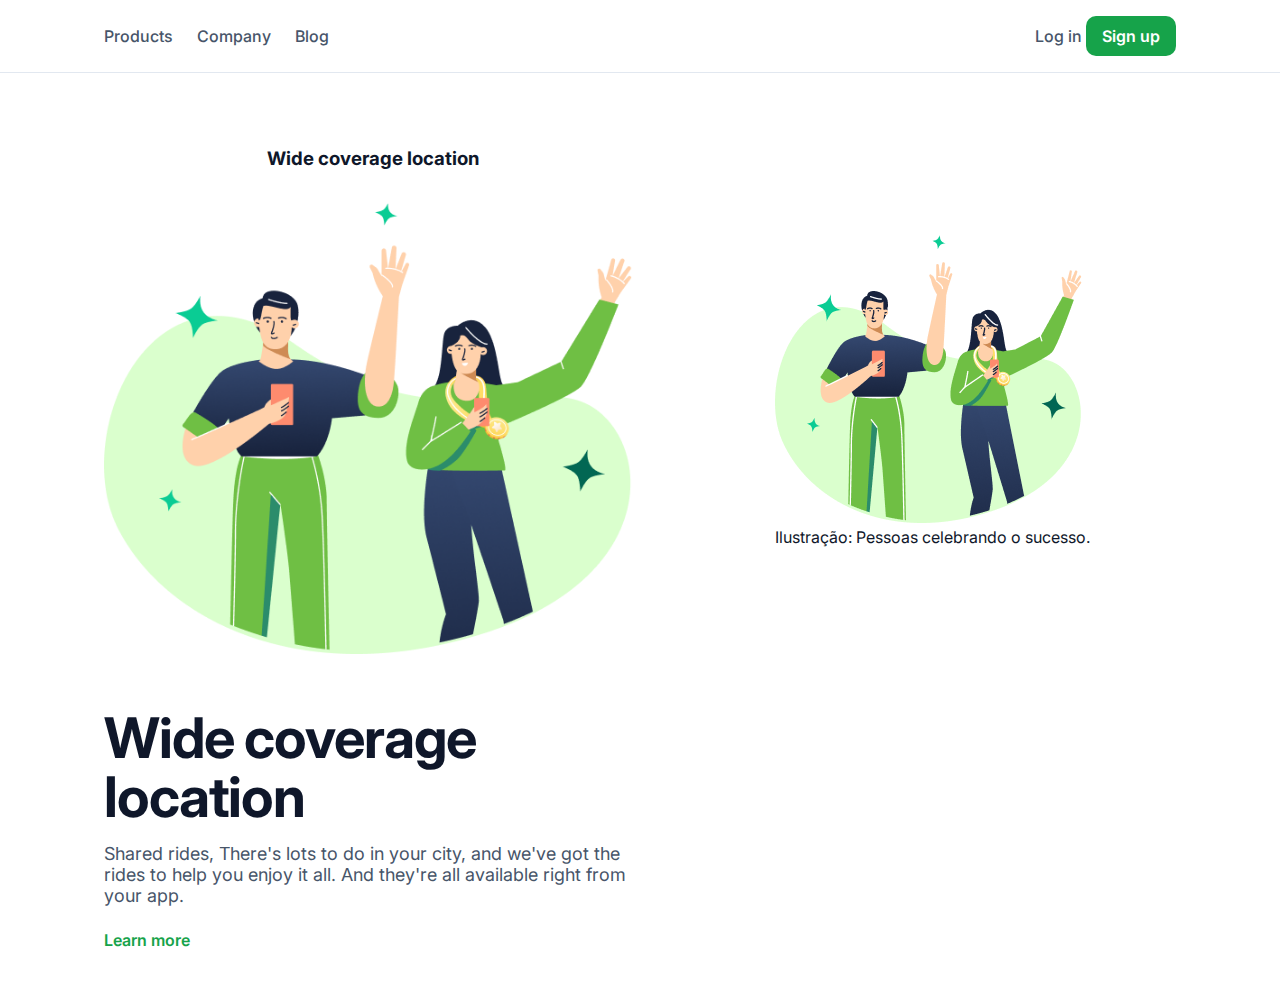
<file: index.html>
<!DOCTYPE html>
<html lang="pt-BR">
<head>
  <meta charset="utf-8" />
  <meta name="viewport" content="width=device-width,initial-scale=1" />
  <title>Wide coverage location</title>

  <!-- Tipografia (opcional) -->
  <link rel="preconnect" href="https://fonts.googleapis.com">
  <link rel="preconnect" href="https://fonts.gstatic.com" crossorigin>
  <link href="https://fonts.googleapis.com/css2?family=Inter:wght@400;500;600;700;800&display=swap" rel="stylesheet">

  <!-- CSS principal -->
  <link rel="stylesheet" href="style.css" />
</head>
<body>
  <div class="page">
    <header class="site-header">
      <nav class="nav">
        <ul class="nav__links" aria-label="Primary">
          <li><a href="#" class="nav__link">Products</a></li>
          <li><a href="#" class="nav__link">Company</a></li>
          <li><a href="#" class="nav__link">Blog</a></li>
        </ul>

        <div class="nav__actions">
          <a href="#" class="nav__login">Log in</a>
          <a href="#" class="btn btn--primary">Sign up</a>
        </div>
      </nav>
    </header>

    <main class="hero">
      <div class="hero__art">
        <h3 class="sr-only">Wide coverage location</h3>
        <!-- Sua imagem centralizada -->
        <img src="./imagens/telawarecare.png" class="image-center" alt="Ilustração de uma pessoa segurando um celular com uma localização marcada"/>
      </div>
      <!-- <div class="image-lateral" src="./imagens/image-lateral.png" alt="Ícone de localização"></div> -->
      <aside class="sidebar">
        <figure>
          <img src="./imagens/image-lateral.png" alt="Duas pessoas celebrando com braços levantados e uma medalha.">
          <figcaption>Ilustração: Pessoas celebrando o sucesso.</figcaption>
        </figure>
      </aside>

      <div class="hero__content">
        <h1 class="hero__title">Wide coverage<br/>location</h1>
        <p class="hero__text">
          Shared rides, There's lots to do in your city, and we've got the rides to help you enjoy it all.
          And they're all available right from your app.
        </p>
        <a class="hero__link" href="#">Learn more</a>
      </div>
    </main>
  </div>
</body>
</html>
</file>
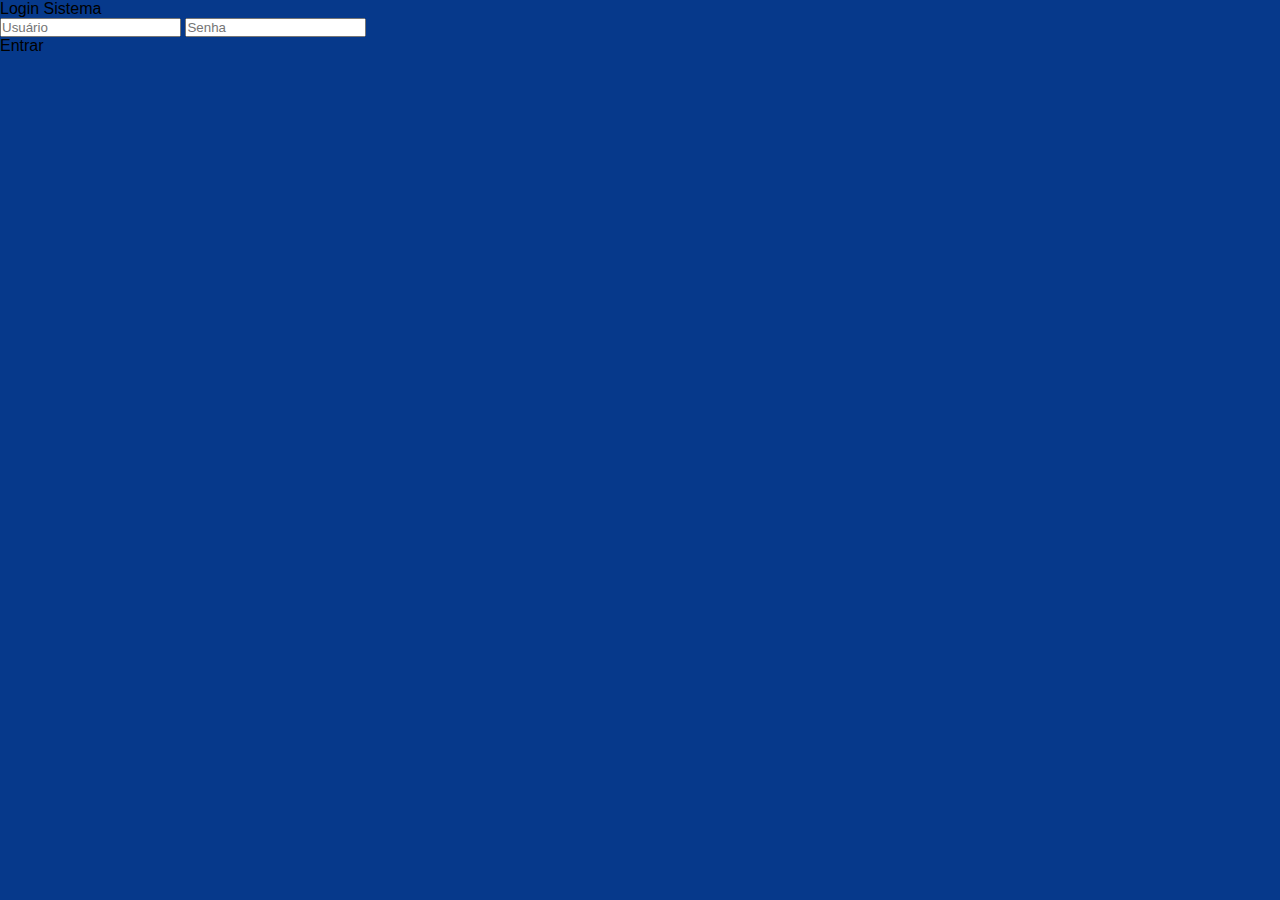
<file: CSS.pt2/index.html>
<!DOCTYPE html>
<html lang="en">
<head>
    <meta charset="UTF-8">
    <meta name="viewport" content="width=device-width, initial-scale=1.0">
    <title>ADiv pai e div filho</title>
    <link rel="stylesheet" href="position-css.css">
</head>
<body>
    <div class="Login-box">
        <form class="Login-linha">Login Sistema</form>
        
            <input type="text" placeholder="Usuário" class="input-usuario">
            <input type="password" placeholder="Senha" class="input-senha">
            <form class="botao-entrar">Entrar
        </form>
    </div>
    
</body>
</html>
</file>
<file: style.css>
/* Base */
:root{
  --text: #0f172a;        /* Slate-900 */
  --muted: #475569;       /* Slate-600 */
  --primary: #16a34a;     /* Green-600 */
  --border: #e2e8f0;      /* Slate-200 */
  --bg: #ffffff;
  --container: 1120px;
}

* { box-sizing: border-box; }
html, body { height: 100%; }
body {
  margin: 0;
  font-family: "Inter", system-ui, -apple-system, Segoe UI, Roboto, Arial, "Helvetica Neue", sans-serif;
  color: var(--text);
  background: var(--bg);
  -webkit-font-smoothing: antialiased;
  -moz-osx-font-smoothing: grayscale;
}

.page {
  min-height: 100vh;
  display: flex;
  flex-direction: column;
}

/* Header */
.site-header {
  border-bottom: 1px solid var(--border);
}
.nav {
  max-width: var(--container);
  margin: 0 auto;
  padding: 16px 24px;
  display: flex;
  align-items: center;
  justify-content: space-between;
}
.nav__links {
  list-style: none;
  margin: 0;
  padding: 0;
  display: flex;
  gap: 24px;
}
.nav__link, .nav__login {
  text-decoration: none;
  color: var(--muted);
  font-weight: 500;
}
.nav__link:hover, .nav__login:hover {
  color: var(--text);
}
.btn {
  display: inline-block;
  padding: 10px 16px;
  border-radius: 10px;
  text-decoration: none;
  font-weight: 600;
}
.btn--primary {
  background: var(--primary);
  color: #fff;
}

/* Hero */
.hero {
  /* Ocupa o restante da altura da tela para permitir centralização vertical */
  flex: 1;
  max-width: var(--container);
  margin: 0 auto;
  padding: 48px 24px;

  /* Layout em 2 colunas no desktop */
  display: grid;
  grid-template-columns: 1.05fr 0.95fr;
  gap: 48px;
  align-items: center; /* Alinha verticalmente os itens no mesmo eixo da grid */
}

/* Área da imagem: centralização exata da imagem */
.hero__art {
  display: grid;
  place-items: center; /* Centraliza horizontal e verticalmente */
  min-height: 60vh;    /* Garante “meio da tela” visual mesmo com pouco texto */
}

/* A imagem em si */
.image-center {
  display: block;
  max-width: 100%;
  max-height: min(70vh, 640px); /* Evita que ultrapasse a tela */
  width: auto;
  height: auto;
  object-fit: contain; /* Não distorce */
}

/* Conteúdo textual */
.hero__title {
  font-size: clamp(36px, 5vw, 56px);
  line-height: 1.05;
  margin: 0 0 16px 0;
  letter-spacing: -0.02em;
}
.hero__text {
  font-size: clamp(16px, 2.2vw, 18px);
  color: var(--muted);
  margin: 0 0 24px 0;
  max-width: 52ch;
}
.hero__link {
  color: var(--primary);
  font-weight: 600;
  text-decoration: none;
}
.hero__link:hover {
  text-decoration: underline;
}

/* Responsivo */
@media (max-width: 900px) {
  .hero {
    grid-template-columns: 1fr;
    gap: 24px;
    padding: 32px 16px;
  }
  .hero__content {
    box-sizing: border-box;
    text-align: center;
    margin: 0 auto;
  }
  .hero__text {
    margin-left: auto;
    margin-right: auto;
  }
  .image-center {
    max-height: 40vh; /* Ajuste para telas menores */
    display: block;
  }
}
.sidebar {
  display: flex;
  justify-content: center;
  align-items: center;
}
</file>
<file: CSS.pt2/position-css.css>
* {
    margin: 0;
    padding: 0;
    box-sizing: border-box;
}
body, html {
    height: 100%;
    font-family: Arial, Helvetica, sans-serif;
    background: #06398b;
}
.login-box {
    width: 300px;
    height: 400px;
    background-color: rgb(209, 44, 44);
    position: relative;
    top: 50%;
    left: 50%;
    border-radius: 15px;
    margin-top: -200px;
    margin-left: -150px;
    padding: 40px;
    /* box-shadow: 0 15px 25px rgba(0,0,0,.6); */
    border-radius: 10px;
    color-scheme:initial
}
</file>
